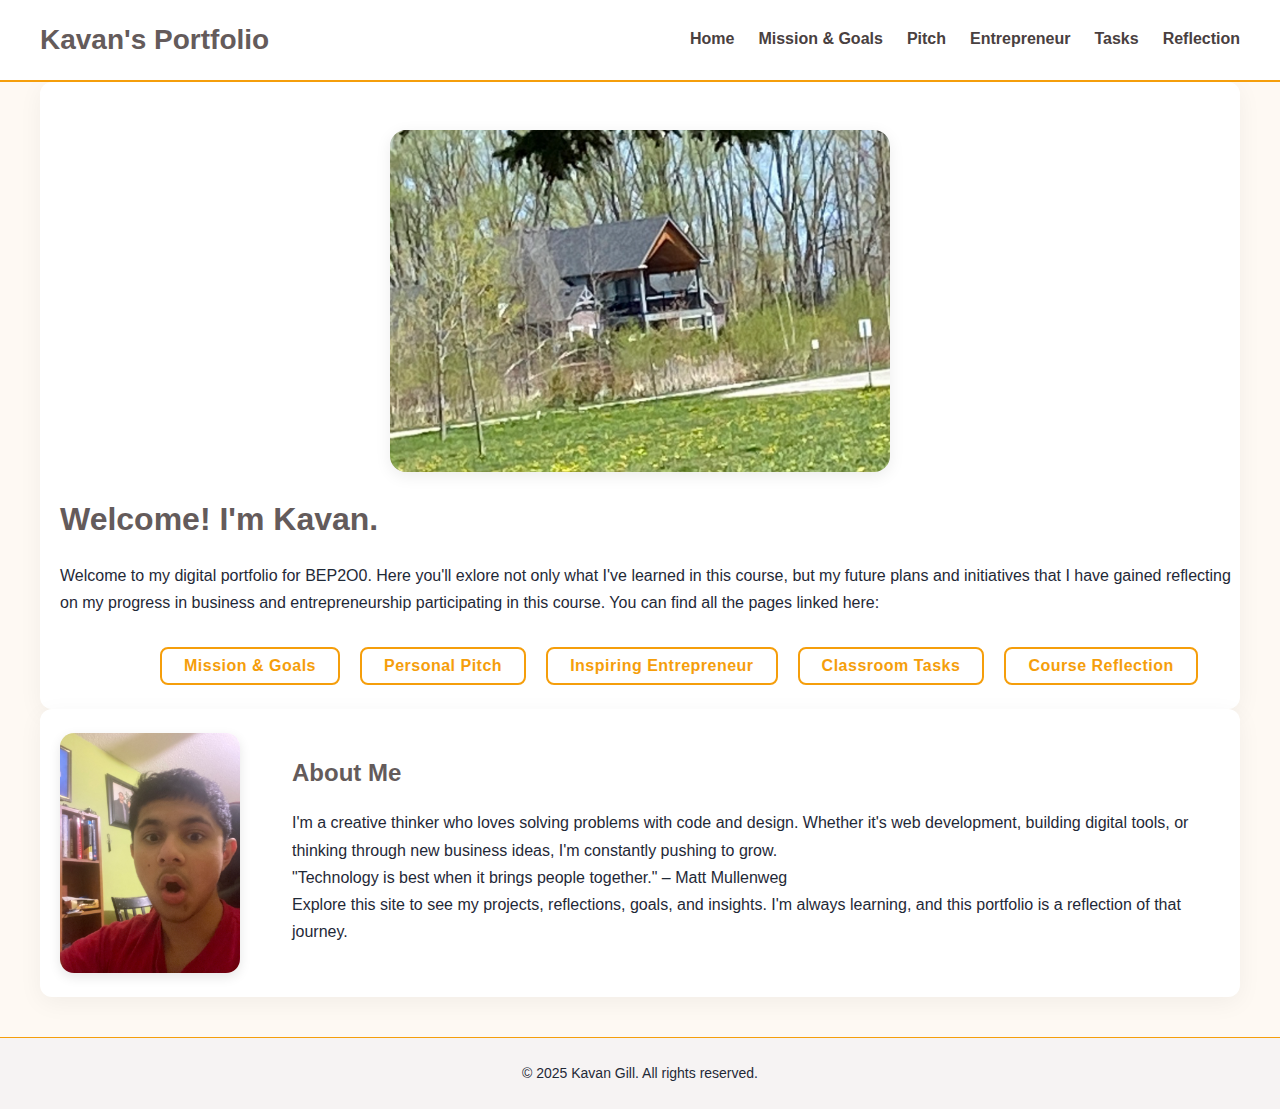
<file: index.html>
<!DOCTYPE html>
<html lang="en">

<head>
  <meta charset="UTF-8" />
  <meta name="viewport" content="width=device-width, initial-scale=1.0" />
  <title>Kavan's Digital Portfolio</title>
  <link rel="stylesheet" href="style.css" />
</head>

<body>
  <header>
    <div class="nav-container container">
      <div class="logo">Kavan's Portfolio</div>
      <nav>
        <a href="index.html">Home</a>
        <a href="mission.html">Mission & Goals</a>
        <a href="pitch.html">Pitch</a>
        <a href="entrepreneur.html">Entrepreneur</a>
        <a href="tasks.html">Tasks</a>
        <a href="reflection.html">Reflection</a>
      </nav>
    </div>
  </header>

  <section class="container welcome-section">
    <div class="intro-flex">
      <img src="assets/kavan.png" alt="Photo of Kavan" class="profile-pic" />
      <div class="intro-text">
        <h1>Welcome! I'm <span class="highlight">Kavan</span>.</h1>
        <p>
          Welcome to my digital portfolio for BEP2O0. Here you'll exlore not only what I've learned in this course, but my future plans and initiatives that I have gained reflecting on my progress in business and entrepreneurship participating in this course. You can find all the pages linked here:
        </p>
        <div class="button-grid">
            <button class="big-button" onclick="location.href='mission.html'">Mission & Goals</button>
            <button class="big-button" onclick="location.href='pitch.html'">Personal Pitch</button>
            <button class="big-button" onclick="location.href='entrepreneur.html'">Inspiring Entrepreneur</button>
            <button class="big-button" onclick="location.href='tasks.html'">Classroom Tasks</button>
            <button class="big-button" onclick="location.href='reflection.html'">Course Reflection</button>
        </div>
      </div>
    </div>
  </section>

  <section class="container about-extra">
    <img src="assets/kavan2.png" alt="Portfolio Image" class="kavan-image" />
    <div class="about-text">
      <h2>About Me</h2>
      <p>
        I'm a creative thinker who loves solving problems with code and design. Whether it's web development, building digital tools, or thinking through new business ideas, I'm constantly pushing to grow.
      </p>
      <blockquote>
        "Technology is best when it brings people together." – Matt Mullenweg
      </blockquote>
      <p>
        Explore this site to see my projects, reflections, goals, and insights. I'm always learning, and this portfolio is a reflection of that journey.
      </p>
    </div>
  </section>

  <footer>
    <p>&copy; 2025 Kavan Gill. All rights reserved.</p>
  </footer>
</body>

</html>
</file>
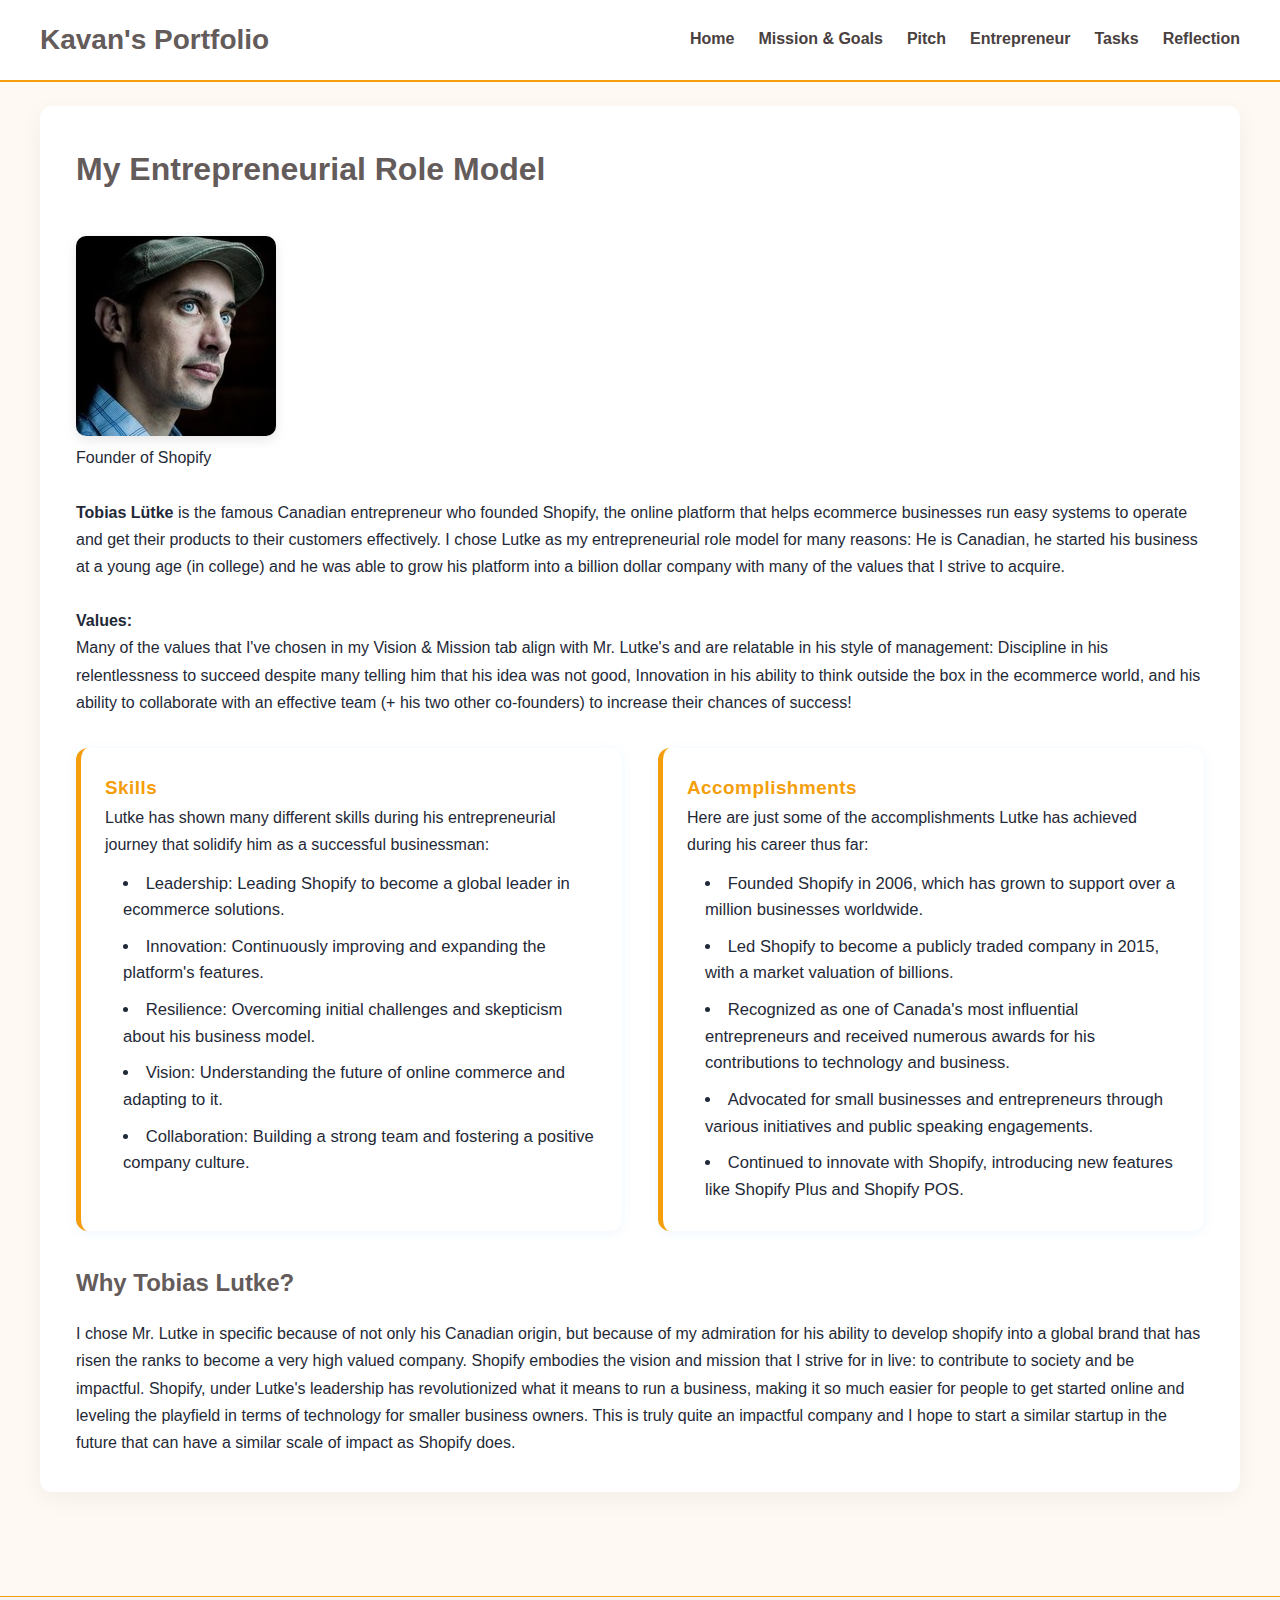
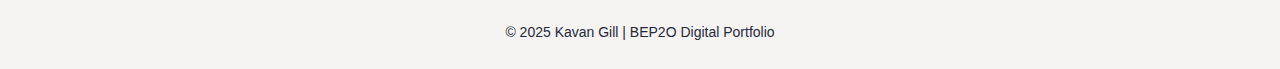
<file: entrepreneur.html>
<!DOCTYPE html>
<html lang="en">
<head>
  <meta charset="UTF-8" />
  <meta name="viewport" content="width=device-width, initial-scale=1.0" />
  <title>Inspiring Entrepreneur</title>
  <link rel="stylesheet" href="style.css" />
</head>
<body>
  <header>
    <div class="container nav-container">
      <div class="logo">Kavan's Portfolio</div>
      <nav>
        <a href="index.html">Home</a>
        <a href="mission.html">Mission & Goals</a>
        <a href="pitch.html">Pitch</a>
        <a href="entrepreneur.html">Entrepreneur</a>
        <a href="tasks.html">Tasks</a>
        <a href="reflection.html">Reflection</a>
      </nav>
    </div>
  </header>

  <main class="container">
    <section>
      <h1>My Entrepreneurial Role Model</h1>
      <figure>
        <img src="assets/shopify.png" alt="Inspiring Entrepreneur" />
        <figcaption>Founder of Shopify</figcaption>
      </figure>
      <br />
      <p><strong>Tobias Lütke</strong> is the famous Canadian entrepreneur who founded Shopify, the online platform that helps ecommerce businesses run easy systems to operate and get their products to their customers effectively. I chose Lutke as my entrepreneurial role model for many reasons: He is Canadian, he started his business at a young age (in college) and he was able to grow his platform into a billion dollar company with many of the values that I strive to acquire.</p>
      <br />
      <h4>Values:</h4>
      <p>Many of the values that I've chosen in my Vision & Mission tab align with Mr. Lutke's and are relatable in his style of management: Discipline in his relentlessness to succeed despite many telling him that his idea was not good, Innovation in his ability to think outside the box in the ecommerce world, and his ability to collaborate with an effective team (+ his two other co-founders) to increase their chances of success!</p>

      <div class="lutke-sections">
        <div class="lutke-skills">
          <h4>Skills</h4>
          <p>Lutke has shown many different skills during his entrepreneurial journey that solidify him as a successful businessman:</p>
          <ul>
            <li>Leadership: Leading Shopify to become a global leader in ecommerce solutions.</li>
            <li>Innovation: Continuously improving and expanding the platform's features.</li>
            <li>Resilience: Overcoming initial challenges and skepticism about his business model.</li>
            <li>Vision: Understanding the future of online commerce and adapting to it.</li>
            <li>Collaboration: Building a strong team and fostering a positive company culture.</li>
          </ul>
        </div>
        <div class="lutke-accomplishments">
          <h4>Accomplishments</h4>
          <p>Here are just some of the accomplishments Lutke has achieved during his career thus far:</p>
          <ul>
            <li>Founded Shopify in 2006, which has grown to support over a million businesses worldwide.</li>
            <li>Led Shopify to become a publicly traded company in 2015, with a market valuation of billions.</li>
            <li>Recognized as one of Canada's most influential entrepreneurs and received numerous awards for his contributions to technology and business.</li>
            <li>Advocated for small businesses and entrepreneurs through various initiatives and public speaking engagements.</li>
            <li>Continued to innovate with Shopify, introducing new features like Shopify Plus and Shopify POS.</li>
          </ul>
        </div>
      </div>
      <h2 id="why-lutke-title">Why Tobias Lutke?</h2>
      <p>I chose Mr. Lutke in specific because of not only his Canadian origin, but because of my admiration for his ability to develop shopify into a global brand that has risen the ranks to become a very high valued company. Shopify embodies the vision and mission that I strive for in live: to contribute to society and be impactful. Shopify, under Lutke's leadership has revolutionized what it means to run a business, making it so much easier for people to get started online and leveling the playfield in terms of technology for smaller business owners. This is truly quite an impactful company and I hope to start a similar startup in the future that can have a similar scale of impact as Shopify does. </p>
    </section>
  </main>

  <footer>
    <p>&copy; 2025 Kavan Gill | BEP2O Digital Portfolio</p>
  </footer>
</body>
</html>
</file>
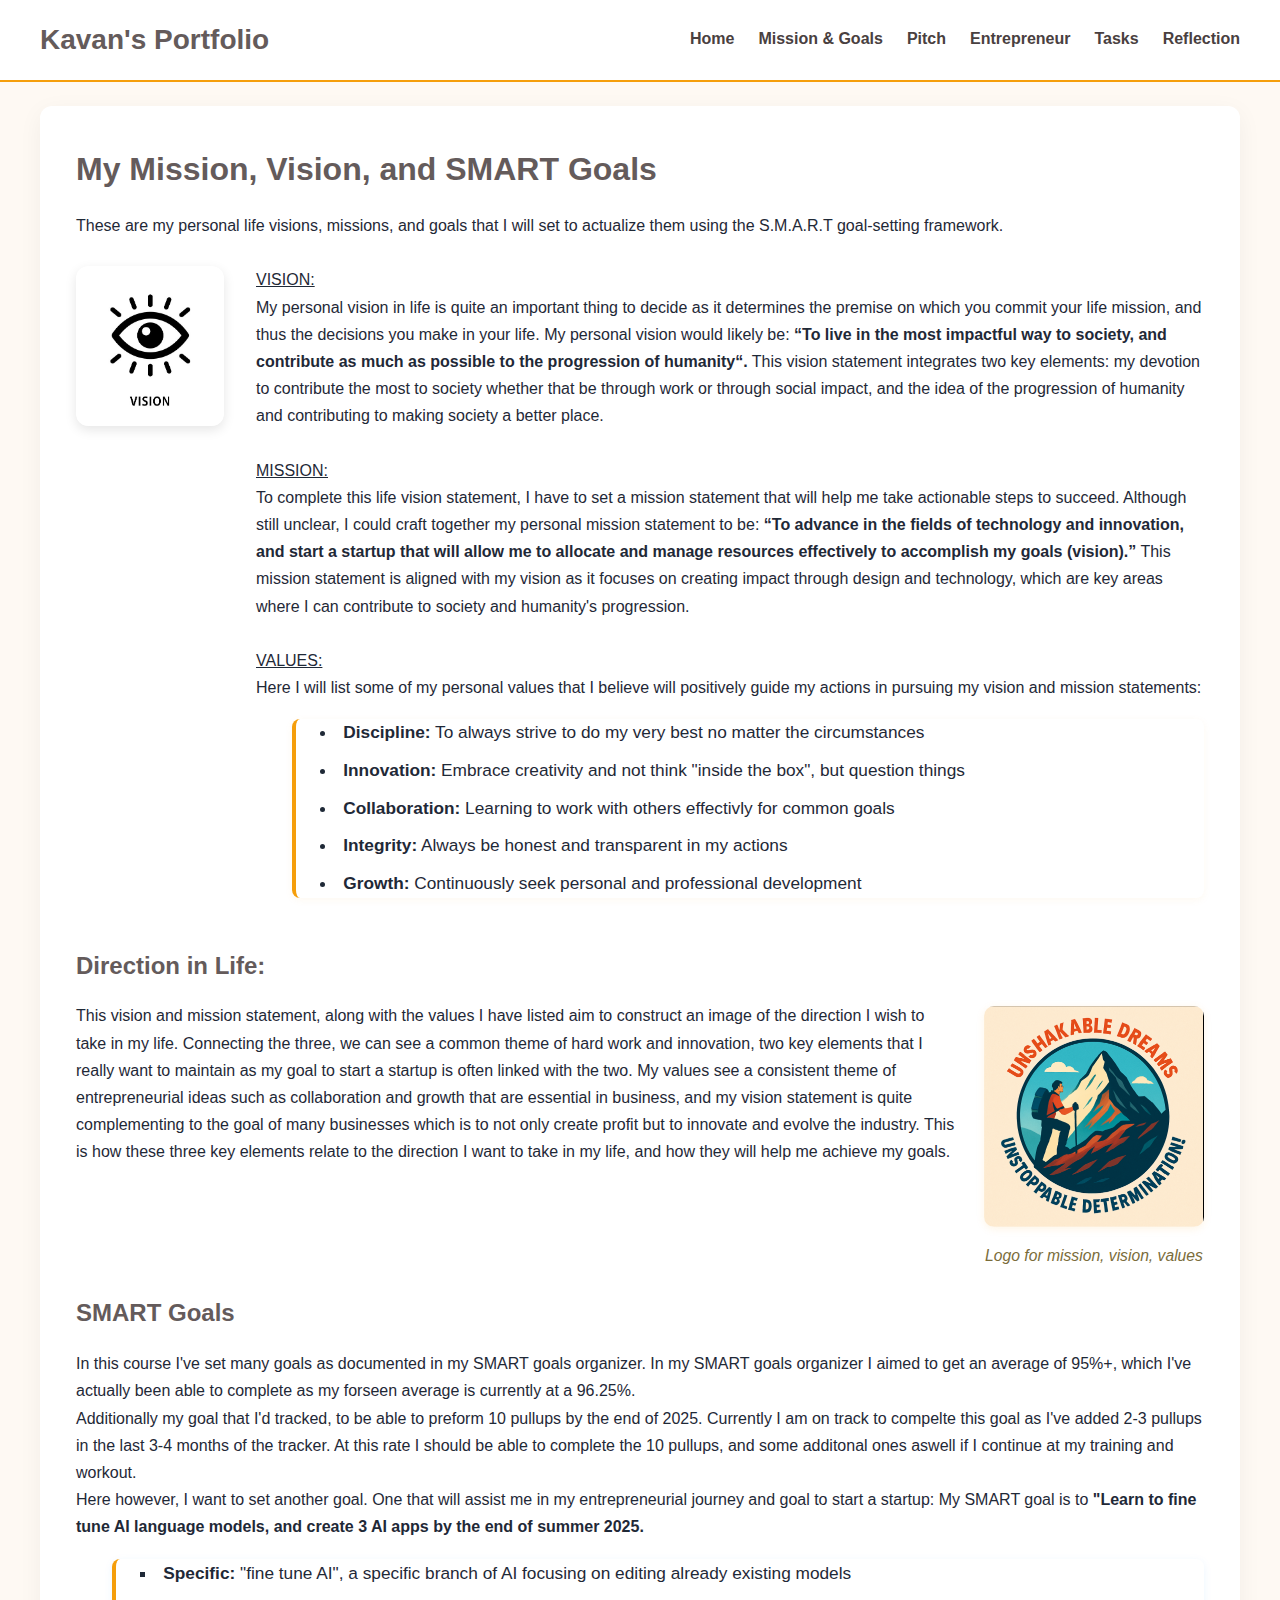
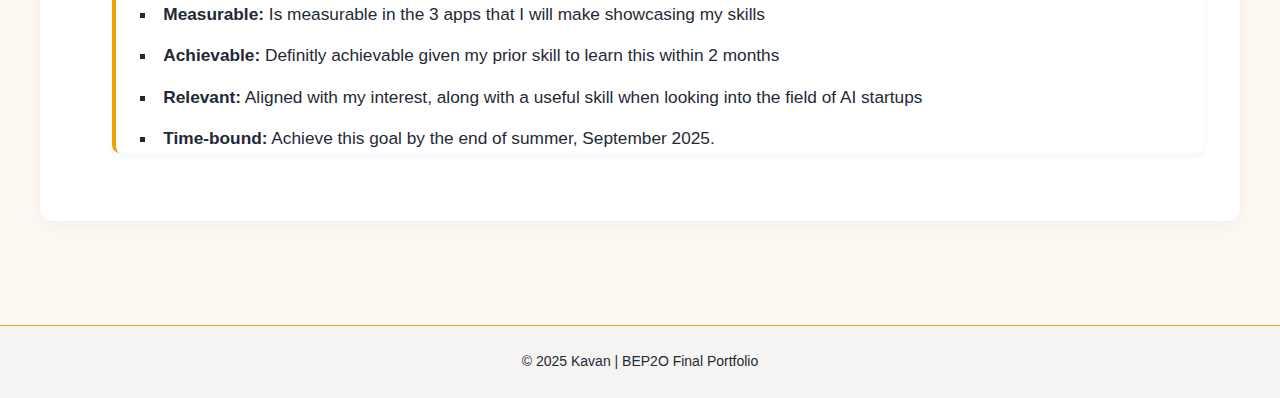
<file: mission.html>
<!DOCTYPE html>
<html lang="en">
<head>
  <meta charset="UTF-8" />
  <meta name="viewport" content="width=device-width, initial-scale=1.0" />
  <title>Mission & Goals</title>
  <link rel="stylesheet" href="style.css" />
</head>
<body>
  <header>
    <div class="container nav-container">
      <div class="logo">Kavan's Portfolio</div>
      <nav>
        <a href="index.html">Home</a>
        <a href="mission.html">Mission & Goals</a>
        <a href="pitch.html">Pitch</a>
        <a href="entrepreneur.html">Entrepreneur</a>
        <a href="tasks.html">Tasks</a>
        <a href="reflection.html">Reflection</a>
      </nav>
    </div>
  </header>

  <main class="container">
    <section>
      <h1>My Mission, Vision, and SMART Goals</h1>
      <p>These are my personal life visions, missions, and goals that I will set to actualize them using the S.M.A.R.T goal-setting framework.</p>
      <br />
      <div class="vision-flex">
        <div class="vision-crop">
          <img src="assets/vision.png" alt="Vision Representation" class="vision-image" />
        </div>
        <div>
          <p><u>VISION:</u></p>
          <p>
            My personal vision in life is quite an important thing to decide as it determines the premise on which you commit your life mission, and thus the decisions you make in your life. My personal vision would likely be: <strong>“To live in the most impactful way to society, and contribute as much as possible to the progression of humanity“.</strong> This vision statement integrates two key elements: my devotion to contribute the most to society whether that be through work or through social impact, and the idea of the progression of humanity and contributing to making society a better place.
          </p>
          <br />
          <p><u>MISSION:</u></p>
          <p>
            To complete this life vision statement, I have to set a mission statement that will help me take actionable steps to succeed. Although still unclear, I could craft together my personal mission statement to be: <strong>“To advance in the fields of technology and innovation, and start a startup that will allow me to allocate and manage resources effectively to accomplish my goals (vision).”</strong> This mission statement is aligned with my vision as it focuses on creating impact through design and technology, which are key areas where I can contribute to society and humanity's progression.
          </p>
          <br />
          <p><u>VALUES:</u></p>
          <p>
            Here I will list some of my personal values that I believe will positively guide my actions in pursuing my vision and mission statements:
          </p>
          <ul class="values-list">
            <li><strong>Discipline:</strong> To always strive to do my very best no matter the circumstances</li>
            <li><strong>Innovation:</strong> Embrace creativity and not think "inside the box", but question things</li>
            <li><strong>Collaboration:</strong> Learning to work with others effectivly for common goals</li>
            <li><strong>Integrity:</strong> Always be honest and transparent in my actions</li>
            <li><strong>Growth:</strong> Continuously seek personal and professional development</li>

        </div>
      </div>
      <h2>Direction in Life:</h2>
      <div class="direction-flex">
        <div class="direction-text">
          <p>
            This vision and mission statement, along with the values I have listed aim to construct an image of the direction I wish to take in my life. Connecting the three, we can see a common theme of hard work and innovation, two key elements that I really want to maintain as my goal to start a startup is often linked with the two. My values see a consistent theme of entrepreneurial ideas such as collaboration and growth that are essential in business, and my vision statement is quite complementing to the goal of many businesses which is to not only create profit but to innovate and evolve the industry. This is how these three key elements relate to the direction I want to take in my life, and how they will help me achieve my goals.
          </p>
        </div>
        <figure>
          <img src="assets/missionlogo.png" alt="Mission Representation" class="mission-image-small" />
          <figcaption class="mission-caption">Logo for mission, vision, values</figcaption>
        </figure>
      </div>
      <h2>SMART Goals</h2>
      <p>In this course I've set many goals as documented in my SMART goals organizer. In my SMART goals organizer I aimed to get an average of 95%+, which I've actually been able to complete as my forseen average is currently at a 96.25%.</p>
      <p>Additionally my goal that I'd tracked, to be able to preform 10 pullups by the end of 2025. Currently I am on track to compelte this goal as I've added 2-3 pullups in the last 3-4 months of the tracker. At this rate I should be able to complete the 10 pullups, and some additonal ones aswell if I continue at my training and workout.</p>
      <p>Here however, I want to set another goal. One that will assist me in my entrepreneurial journey and goal to start a startup: My SMART goal is to <strong>"Learn to fine tune AI language models, and create 3 AI apps by the end of summer 2025.</strong> </p>
      <ul class="smartgoals-list">
        <li><strong>Specific:</strong> "fine tune AI", a specific branch of AI focusing on editing already existing models</li>
        <li><strong>Measurable:</strong> Is measurable in the 3 apps that I will make showcasing my skills </li>
        <li><strong>Achievable:</strong> Definitly achievable given my prior skill to learn this within 2 months</li>
        <li><strong>Relevant:</strong> Aligned with my interest, along with a useful skill when looking into the field of AI startups</li>
        <li><strong>Time-bound:</strong> Achieve this goal by the end of summer, September 2025.</li>
      </ul>
      
    </section>
  </main>

  <footer>
    <p>&copy; 2025 Kavan | BEP2O Final Portfolio</p>
  </footer>
</body>
</html>
</file>
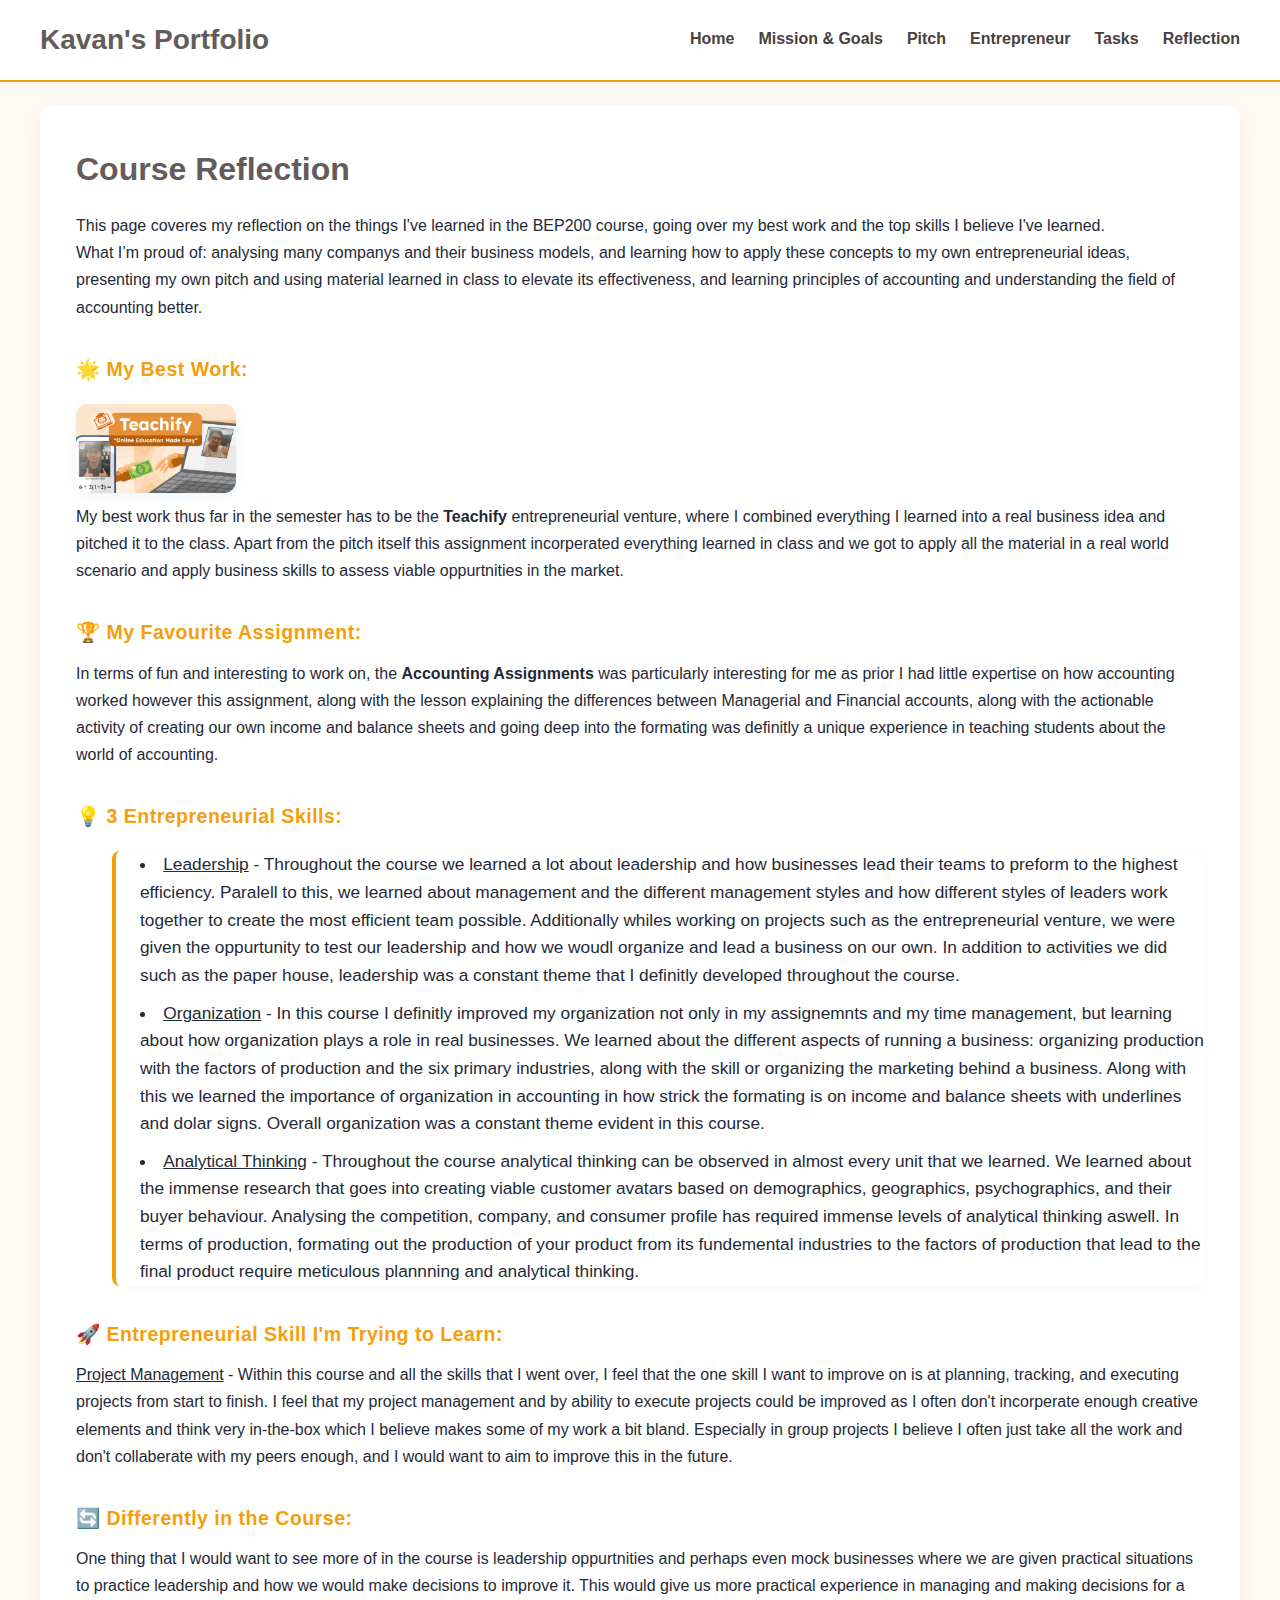
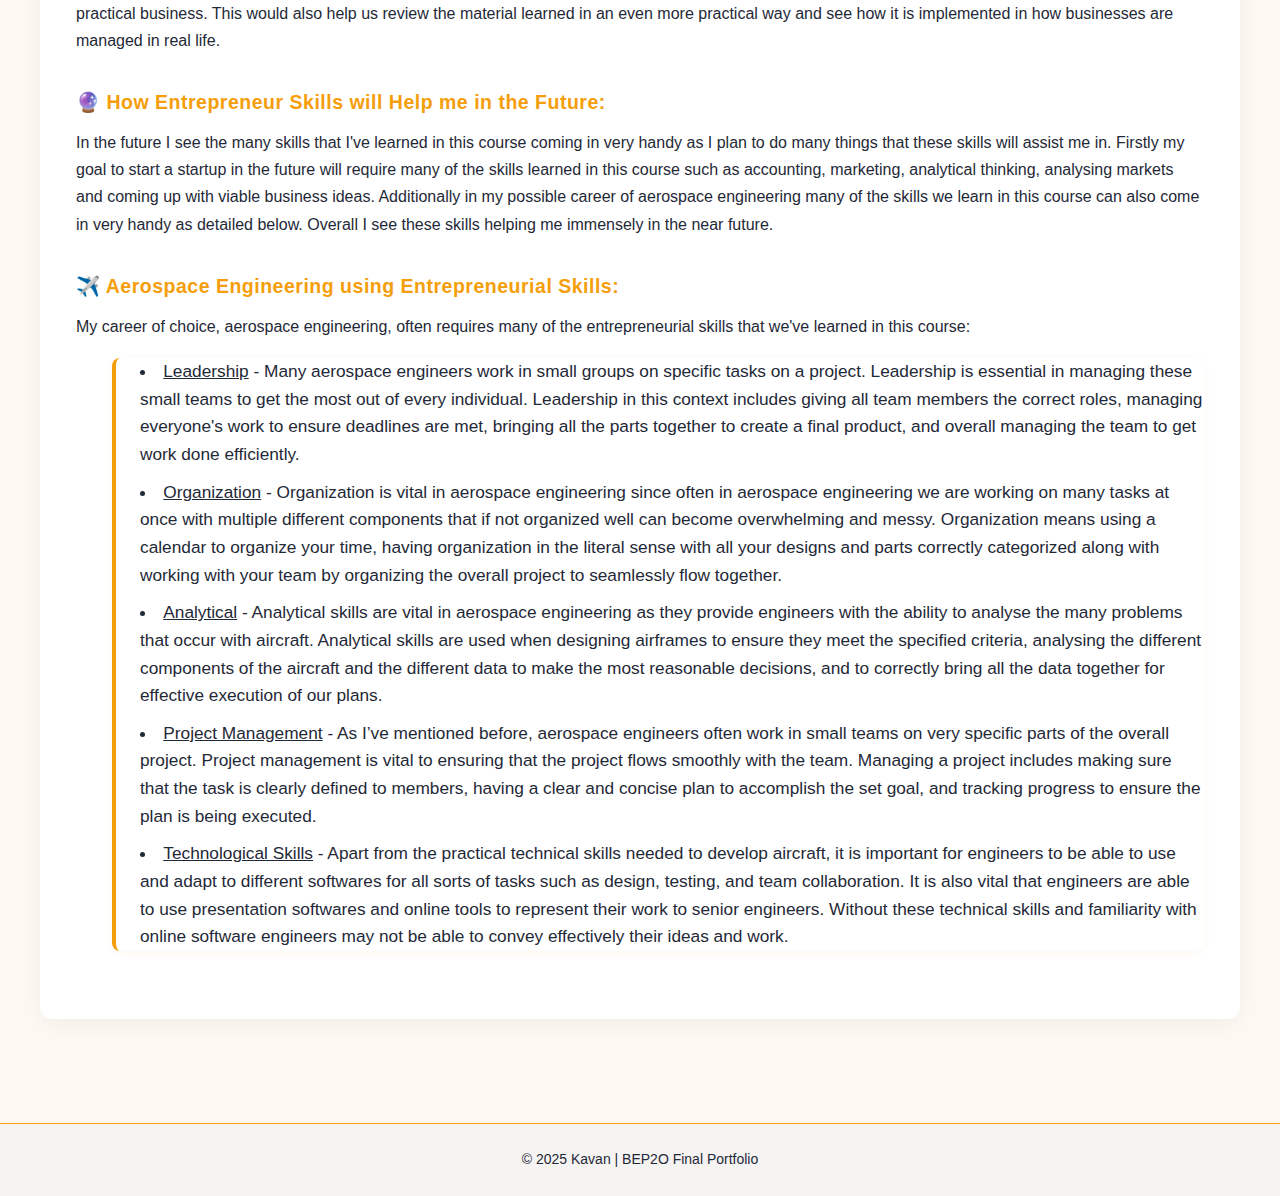
<file: reflection.html>
<!DOCTYPE html>
<html lang="en">
<head>
  <meta charset="UTF-8" />
  <meta name="viewport" content="width=device-width, initial-scale=1.0" />
  <title>Reflection</title>
  <link rel="stylesheet" href="style.css" />
</head>
<body>
  <header>
    <div class="container nav-container">
      <div class="logo">Kavan's Portfolio</div>
      <nav>
        <a href="index.html">Home</a>
        <a href="mission.html">Mission & Goals</a>
        <a href="pitch.html">Pitch</a>
        <a href="entrepreneur.html">Entrepreneur</a>
        <a href="tasks.html">Tasks</a>
        <a href="reflection.html">Reflection</a>
      </nav>
    </div>
  </header>

  <main class="container">
    <section class="reflection-section">
      <h1>Course Reflection</h1>
      <p>This page coveres my reflection on the things I've learned in the BEP200 course, going over my best work and the top skills I believe I've learned.</p>
      <p>What I’m proud of: analysing many companys and their business models, and learning how to apply these concepts to my own entrepreneurial ideas, presenting my own pitch and using material learned in class to elevate its effectiveness, and learning principles of accounting and understanding the field of accounting better.</p>

      <h2>🌟 My Best Work:</h2>
      <img src="assets/teachify.png" alt="Reflection Moment"/>
      <p>My best work thus far in the semester has to be the <strong>Teachify</strong> entrepreneurial venture, where I combined everything I learned into a real business idea and pitched it to the class. Apart from the pitch itself this assignment incorperated everything learned in class and we got to apply all the material in a real world scenario and apply business skills to assess viable oppurtnities in the market.</p>

      <h2>🏆 My Favourite Assignment:</h2>
      <p>In terms of fun and interesting to work on, the <strong>Accounting Assignments</strong> was particularly interesting for me as prior I had little expertise on how accounting worked however this assignment, along with the lesson explaining the differences between Managerial and Financial accounts, along with the actionable activity of creating our own income and balance sheets and going deep into the formating was definitly a unique experience in teaching students about the world of accounting. </p>

      <h2>💡 3 Entrepreneurial Skills:</h2>
      <ul class="reflection-list">
        <li><u>Leadership</u> - Throughout the course we learned a lot about leadership and how businesses lead their teams to preform to the highest efficiency. Paralell to this, we learned about management and the different management styles and how different styles of leaders work together to create the most efficient team possible. Additionally whiles working on projects such as the entrepreneurial venture, we were given the oppurtunity to test our leadership and how we woudl organize and lead a business on our own. In addition to activities we did such as the paper house, leadership was a constant theme that I definitly developed throughout the course.</li>
        <li><u>Organization</u> - In this course I definitly improved my organization not only in my assignemnts and my time management, but learning about how organization plays a role in real businesses. We learned about the different aspects of running a business: organizing production with the factors of production and the six primary industries, along with the skill or organizing the marketing behind a business. Along with this we learned the importance of organization in accounting in how strick the formating is on income and balance sheets with underlines and dolar signs. Overall organization was a constant theme evident in this course.</li>
        <li><u>Analytical Thinking</u> - Throughout the course analytical thinking can be observed in almost every unit that we learned. We learned about the immense research that goes into creating viable customer avatars based on demographics, geographics, psychographics, and their buyer behaviour. Analysing the competition, company, and consumer profile has required immense levels of analytical thinking aswell. In terms of production, formating out the production of your product from its fundemental industries to the factors of production that lead to the final product require meticulous plannning and analytical thinking.</li>
      </ul>

      <h2>🚀 Entrepreneurial Skill I'm Trying to Learn:</h2>
      <p><u>Project Management</u> - Within this course and all the skills that I went over, I feel that the one skill I want to improve on is at planning, tracking, and executing projects from start to finish. I feel that my project management and by ability to execute projects could be improved as I often don't incorperate enough creative elements and think very in-the-box which I believe makes some of my work a bit bland. Especially in group projects I believe I often just take all the work and don't collaberate with my peers enough, and I would want to aim to improve this in the future.</p>

      <h2>🔄 Differently in the Course:</h2>
      <p>One thing that I would want to see more of in the course is leadership oppurtnities and perhaps even mock businesses where we are given practical situations to practice leadership and how we would make decisions to improve it. This would give us more practical experience in managing and making decisions for a practical business. This would also help us review the material learned in an even more practical way and see how it is implemented in how businesses are managed in real life.</p>

      <h2>🔮 How Entrepreneur Skills will Help me in the Future:</h2>
      <p>In the future I see the many skills that I've learned in this course coming in very handy as I plan to do many things that these skills will assist me in. Firstly my goal to start a startup in the future will require many of the skills learned in this course such as accounting, marketing, analytical thinking, analysing markets and coming up with viable business ideas. Additionally in my possible career of aerospace engineering many of the skills we learn in this course can also come in very handy as detailed below. Overall I see these skills helping me immensely in the near future.</p>

      <h2>✈️ Aerospace Engineering using Entrepreneurial Skills:</h2>
      <p>My career of choice, aerospace engineering, often requires many of the entrepreneurial skills that we've learned in this course:</p>
      <ul class="reflection-list">
        <li><u>Leadership</u> - Many aerospace engineers work in small groups on specific tasks on a project. Leadership is essential in managing these small teams to get the most out of every individual. Leadership in this context includes giving all team members the correct roles, managing everyone's work to ensure deadlines are met, bringing all the parts together to create a final product, and overall managing the team to get work done efficiently.</li>
        <li><u>Organization</u> - Organization is vital in aerospace engineering since often in aerospace engineering we are working on many tasks at once with multiple different components that if not organized well can become overwhelming and messy. Organization means using a calendar to organize your time, having organization in the literal sense with all your designs and parts correctly categorized along with working with your team by organizing the overall project to seamlessly flow together.</li>
        <li><u>Analytical</u> - Analytical skills are vital in aerospace engineering as they provide engineers with the ability to analyse the many problems that occur with aircraft. Analytical skills are used when designing airframes to ensure they meet the specified criteria, analysing the different components of the aircraft and the different data to make the most reasonable decisions, and to correctly bring all the data together for effective execution of our plans.</li>
        <li><u>Project Management</u> - As I’ve mentioned before, aerospace engineers often work in small teams on very specific parts of the overall project. Project management is vital to ensuring that the project flows smoothly with the team. Managing a project includes making sure that the task is clearly defined to members, having a clear and concise plan to accomplish the set goal, and tracking progress to ensure the plan is being executed.</li>
        <li><u>Technological Skills</u> - Apart from the practical technical skills needed to develop aircraft, it is important for engineers to be able to use and adapt to different softwares for all sorts of tasks such as design, testing, and team collaboration. It is also vital that engineers are able to use presentation softwares and online tools to represent their work to senior engineers.  Without these technical skills and familiarity with online software engineers may not be able to convey effectively their ideas and work.</li>
      </ul>
    </section>
  </main>

  <footer>
    <p>&copy; 2025 Kavan | BEP2O Final Portfolio</p>
  </footer>
</body>
</html>
</file>
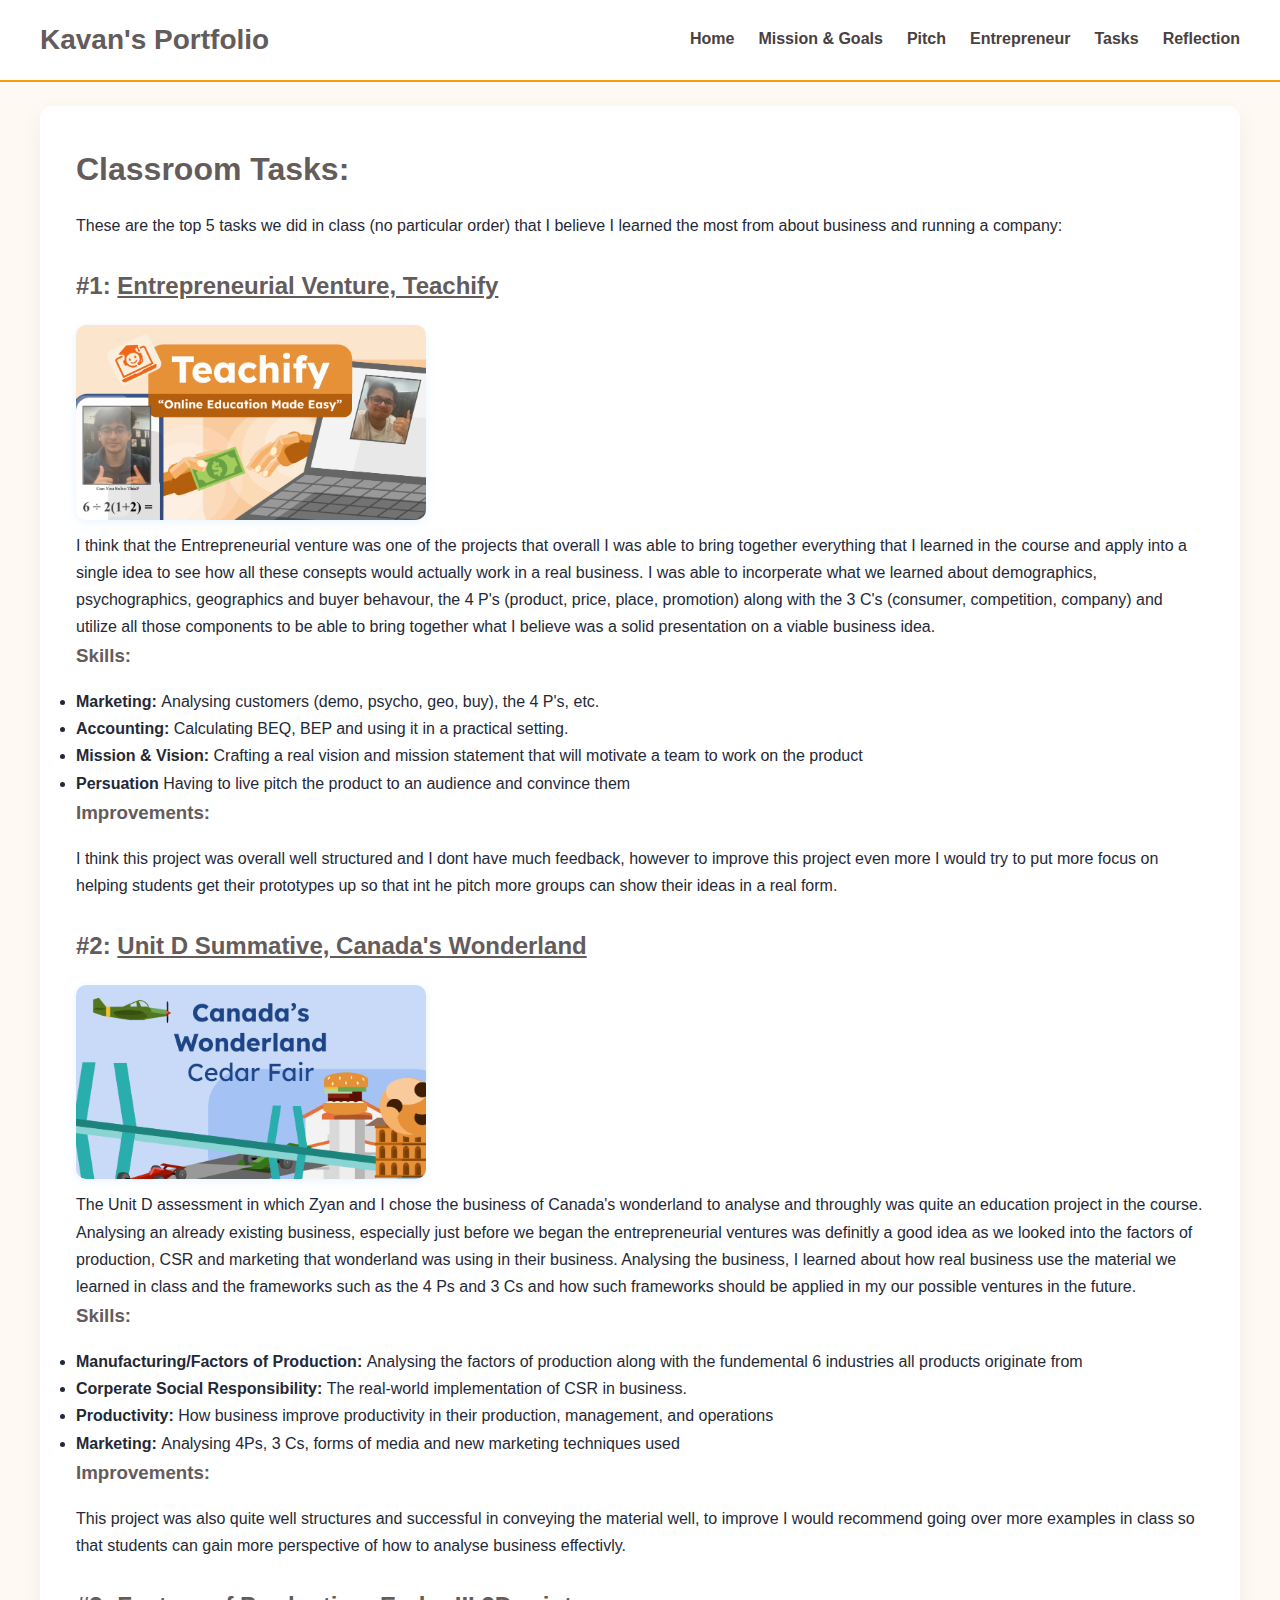
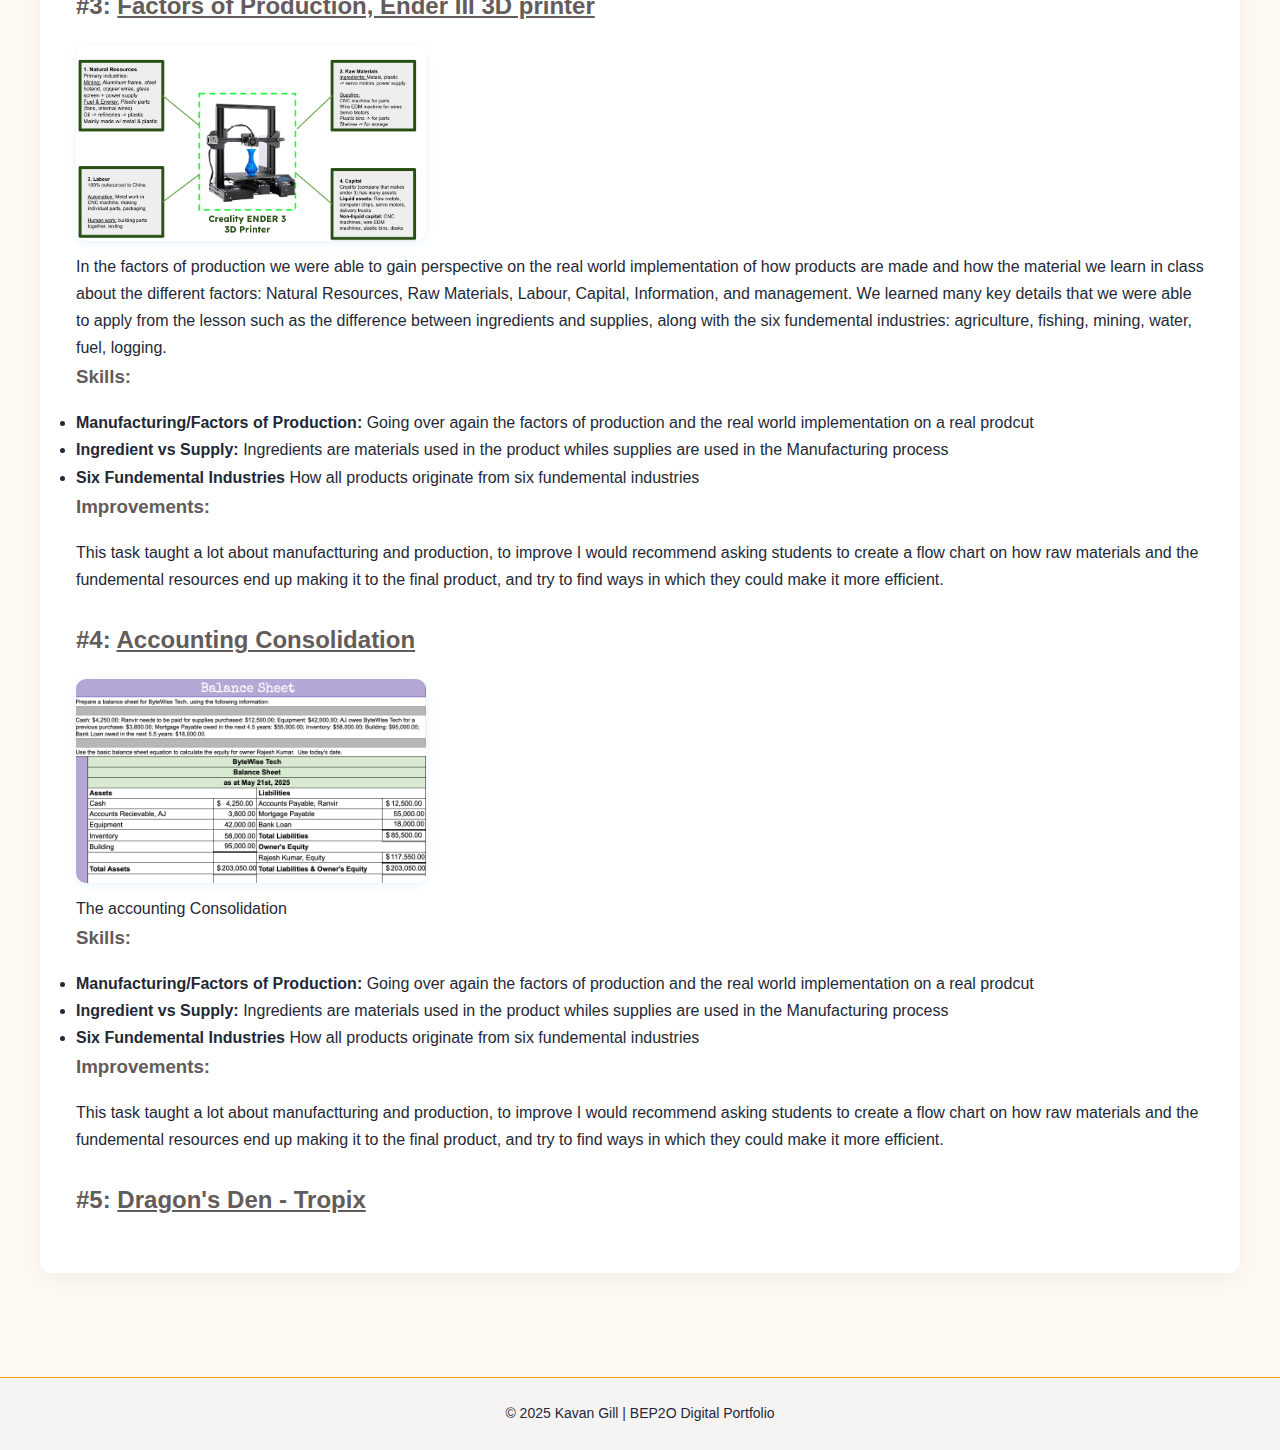
<file: tasks.html>
<!DOCTYPE html>
<html lang="en">
<head>
  <meta charset="UTF-8" />
  <meta name="viewport" content="width=device-width, initial-scale=1.0" />
  <title>Tasks and Checkpoints</title>
  <link rel="stylesheet" href="style.css" />
</head>
<body>
  <header>
    <div class="container nav-container">
      <div class="logo">Kavan's Portfolio</div>
      <nav>
        <a href="index.html">Home</a>
        <a href="mission.html">Mission & Goals</a>
        <a href="pitch.html">Pitch</a>
        <a href="entrepreneur.html">Entrepreneur</a>
        <a href="tasks.html">Tasks</a>
        <a href="reflection.html">Reflection</a>
      </nav>
    </div>
  </header>

  <main class="container">
    <section>
      <h1>Classroom Tasks:</h1>
      <p>These are the top 5 tasks we did in class (no particular order) that I believe I learned the most from about business and running a company:</p>
      <br />
        <h2><strong>#1:</strong> <u>Entrepreneurial Venture, Teachify</u></h3>
          <img src="assets/teachify.png" alt="Teachify Logo" class="teachify-image" />
          <p>I think that the Entrepreneurial venture was one of the projects that overall I was able to bring together everything that I learned in the course and apply into a single idea to see how all these consepts would actually work in a real business. I was able to incorperate what we learned about demographics, psychographics, geographics and buyer behavour, the 4 P's (product, price, place, promotion) along with the 3 C's (consumer, competition, company) and utilize all those components to be able to bring together what I believe was a solid presentation on a viable business idea.</p>
          <h3>Skills:</h3>
          <ul>
            <li><strong>Marketing: </strong>Analysing customers (demo, psycho, geo, buy), the 4 P's, etc.</li>
            <li><strong>Accounting: </strong>Calculating BEQ, BEP and using it in a practical setting.</li>
            <li><strong>Mission & Vision: </strong>Crafting a real vision and mission statement that will motivate a team to work on the product</li>
            <li><strong>Persuation </strong>Having to live pitch the product to an audience and convince them</li>
          </ul>
          <h3>Improvements:</h3>
          <p>I think this project was overall well structured and I dont have much feedback, however to improve this project even more I would try to put more focus on helping students get their prototypes up so that int he pitch more groups can show their ideas in a real form. </p>
        
          <br/>
        <h2><strong>#2:</strong> <u>Unit D Summative, Canada's Wonderland</u></h3>
          <img src="assets/wonderland.png" alt="Teachify Logo" class="teachify-image" />
          <p>The Unit D assessment in which Zyan and I chose the business of Canada's wonderland to analyse and throughly was quite an education project in the course. Analysing an already existing business, especially just before we began the entrepreneurial ventures was definitly a good idea as we looked into the factors of production, CSR and marketing that wonderland was using in their business. Analysing the business, I learned about how real business use the material we learned in class and the frameworks such as the 4 Ps and 3 Cs and how such frameworks should be applied in my our possible ventures in the future.</p>
          <h3>Skills:</h3>
          <ul>
            <li><strong>Manufacturing/Factors of Production: </strong>Analysing the factors of production along with the fundemental 6 industries all products originate from</li>
            <li><strong>Corperate Social Responsibility: </strong>The real-world implementation of CSR in business.</li>
            <li><strong>Productivity: </strong>How business improve productivity in their production, management, and operations</li>
            <li><strong>Marketing: </strong> Analysing 4Ps, 3 Cs, forms of media and new marketing techniques used</li>
          </ul>
          <h3>Improvements:</h3>
          <p>This project was also quite well structures and successful in conveying the material well, to improve I would recommend going over more examples in class so that students can gain more perspective of how to analyse business effectivly. </p>
        
          <br/>
        <h2><strong>#3:</strong> <u>Factors of Production, Ender III 3D printer</u></h3>
                    <img src="assets/ender3.png" alt="Teachify Logo" class="teachify-image" />
          <p>In the factors of production we were able to gain perspective on the real world implementation of how products are made and how the material we learn in class about the different factors: Natural Resources, Raw Materials, Labour, Capital, Information, and management. We learned many key details that we were able to apply from the lesson such as the difference between ingredients and supplies, along with the six fundemental industries: agriculture, fishing, mining, water, fuel, logging.</p>
          <h3>Skills:</h3>
          <ul>
            <li><strong>Manufacturing/Factors of Production: </strong>Going over again the factors of production and the real world implementation on a real prodcut</li>
            <li><strong>Ingredient vs Supply: </strong>Ingredients are materials used in the product whiles supplies are used in the Manufacturing process</li>
            <li><strong>Six Fundemental Industries </strong>How all products originate from six fundemental industries</li>
          </ul>
          <h3>Improvements:</h3>
          <p>This task taught a lot about manufactturing and production, to improve I would recommend asking students to create a flow chart on how raw materials and the fundemental resources end up making it to the final product, and try to find ways in which they could make it more efficient. </p>
        
          <br/>
        <h2><strong>#4:</strong> <u>Accounting Consolidation</u></h3>
          <img src="assets/accounting.png" alt="Teachify Logo" class="teachify-image" />
          <p>The accounting Consolidation</p>
          <h3>Skills:</h3>
          <ul>
            <li><strong>Manufacturing/Factors of Production: </strong>Going over again the factors of production and the real world implementation on a real prodcut</li>
            <li><strong>Ingredient vs Supply: </strong>Ingredients are materials used in the product whiles supplies are used in the Manufacturing process</li>
            <li><strong>Six Fundemental Industries </strong>How all products originate from six fundemental industries</li>
          </ul>
          <h3>Improvements:</h3>
          <p>This task taught a lot about manufactturing and production, to improve I would recommend asking students to create a flow chart on how raw materials and the fundemental resources end up making it to the final product, and try to find ways in which they could make it more efficient. </p>
        
          <br/>
        <h2><strong>#5:</strong> <u>Dragon's Den - Tropix</u></h3>
    </section>
  </main>

  <footer>
    <p>&copy; 2025 Kavan Gill | BEP2O Digital Portfolio</p>
</body>
</html>
</file>
<file: style.css>
/* Vibrant and Modern style.css */

:root {
  --primary-color: #645b5b; /* Deep blue */
  --accent-color: #f59e0b;  /* Amber */
  --bg-color: #fef9f3;      /* Warm off-white */
  --text-color: #1f2937;    /* Rich charcoal */
  --nav-bg: #ffffff;        /* Pure white */
  --nav-text: #494040;
  --footer-bg: #f6f3f3;     /* Light lavender-blue */
}

* {
  box-sizing: border-box;
  margin: 0;
  padding: 0;
  font-family: 'Trebuchet MS', 'Lucida Sans Unicode', 'Lucida Grande', 'Lucida Sans', Arial, sans-serif;
}

body {
  background-color: var(--bg-color);
  color: var(--text-color);
  line-height: 1.7;
}

.container {
  width: 95%;
  max-width: 1200px;
  margin: auto;
  padding: 24px 0;
}

header {
  background-color: var(--nav-bg);
  border-bottom: 2px solid var(--accent-color);
  position: sticky;
  top: 0;
  z-index: 100;
}

.nav-container {
  display: flex;
  justify-content: space-between;
  align-items: center;
  flex-wrap: wrap;
  padding: 16px 0;
}

.logo {
  font-size: 28px;
  font-weight: bold;
  color: var(--primary-color);
}

nav {
  display: flex;
  gap: 24px;
  flex-wrap: wrap;
}

nav a {
  color: var(--nav-text);
  text-decoration: none;
  font-weight: 600;
  font-size: 16px;
  transition: color 0.3s ease, border-bottom 0.3s ease;
  border-bottom: 2px solid transparent;
}

nav a:hover {
  color: var(--accent-color);
  border-bottom: 2px solid var(--accent-color);
}

h1, h2, h3 {
  color: var(--primary-color);
  margin-bottom: 16px;
}

section {
  background: #ffffff;
  padding: 36px;
  margin-bottom: 40px;
  border-radius: 12px;
  box-shadow: 0 6px 24px rgba(0,0,0,0.05);
}

img {
  max-width: 100%;
  border-radius: 10px;
  margin-top: 24px;
  box-shadow: 0 4px 12px rgba(0,0,0,0.1);
}

footer {
  background-color: var(--footer-bg);
  color: var(--text-color);
  text-align: center;
  padding: 24px 0;
  margin-top: 40px;
  font-size: 14px;
  border-top: 1px solid var(--accent-color);
}

@media (max-width: 768px) {
  .nav-container {
    flex-direction: column;
    align-items: flex-start;
  }
  nav {
    flex-direction: column;
    width: 100%;
    gap: 12px;
    margin-top: 12px;
  }
  nav a {
    font-size: 18px;
  }
}
.button-container {
  display: flex;
  justify-content: center;
  align-items: center;
  gap: 18px;
  flex-wrap: wrap;
  min-height: 60vh; /* Ensures vertical centering */
}

button,
.button {
  background: transparent;
  color: var(--accent-color);
  border: 2px solid var(--accent-color);
  border-radius: 8px;
  padding: 8px 22px;
  font-size: 16px;
  font-weight: 600;
  cursor: pointer;
  box-shadow: none;
  transition: background 0.2s, color 0.2s, box-shadow 0.2s, border-color 0.2s;
  margin: 0;
  letter-spacing: 0.5px;
  display: inline-block;
}

button:hover,
.button:hover {
  background-color: var(--accent-color);
  color: #fff;
  box-shadow: 0 4px 16px rgba(245, 158, 11, 0.12);
  border-color: var(--accent-color);
}

@media (max-width: 768px) {
  .button-container {
    flex-direction: column;
    align-items: center;
    gap: 14px;
    min-height: 40vh;
  }
  button,
  .button {
    width: 100%;
    padding: 10px 0;
    font-size: 18px;
  }
}

/* Add spacing above button groups */
.button-grid,
.button-container {
  margin-top: 30px; /* Adjust value for 30-40px gap */
  margin-left: 100px;
  margin-right: auto;
  display: flex;
  gap: 20px; /* Space between buttons */
  flex-wrap: wrap;
  justify-content: flex-start; /* Align buttons to the left */
}

.profile-pic {
  display: block;
  margin-left: auto;
  margin-right: auto;
  width: 500px;
  height: auto;
  border-radius: 16px;
  box-shadow: 0 4px 16px rgba(0,0,0,0.08);
}

.intro-text {
  margin-left: 20px;
  margin-top: 20px;
  color: var(--text-color);
}

.about-extra > * {
  margin-left: 20px;
  margin-top: 20px;
}

.about-extra {
  display: flex;
  align-items: flex-start;
  gap: 32px;
}

.kavan-image {
  width: 180px;
  height: auto;
  border-radius: 14px;
  box-shadow: 0 4px 12px rgba(0,0,0,0.10);
  flex-shrink: 0;
  margin-top: 0;
}

.about-text {
  flex: 1;
}

/* Responsive: stack on small screens */
@media (max-width: 700px) {
  .about-extra {
    flex-direction: column;
    align-items: center;
    gap: 18px;
  }
  .kavan-image {
    width: 70vw;
    max-width: 240px;
    margin-bottom: 12px;
  }
  .about-text {
    text-align: center;
  }
}

.vision-flex {
  display: flex;
  align-items: flex-start;
  gap: 32px;
  margin-bottom: 24px;
}

.vision-image {
  width: 500px;
  height: auto;
  border-radius: 12px;
  box-shadow: 0 4px 12px rgba(0,0,0,0.10);
  flex-shrink: 0;
  margin-top: 0;
}

@media (max-width: 700px) {
  .vision-flex {
    flex-direction: column;
    align-items: center;
    gap: 16px;
  }
  .vision-image {
    width: 500vw;
    max-width: 500px;
    margin-bottom: 10px;
  }
}

.vision-crop {
  width: 148px; /* 2x thicker than 54px, still cropped */
  height: 160px;
  overflow: hidden;
  border-radius: 12px;
  box-shadow: 0 4px 12px rgba(0,0,0,0.10);
  flex-shrink: 0;
  margin-top: 0;
  display: flex;
  align-items: flex-start;
}

.vision-crop .vision-image {
  width: 160px;
  height: 160px;
  object-fit: cover;
  margin-left: 0;
}

.vision-crop-center {
  width: 54px;           /* 160px * 0.33 = ~54px, if your image is 160px wide */
  height: 160px;
  overflow: hidden;
  border-radius: 12px;
  box-shadow: 0 4px 12px rgba(0,0,0,0.10);
  flex-shrink: 0;
  margin-top: 0;
  display: flex;
  align-items: flex-start;
}

.vision-crop-center .vision-image {
  width: 160px;
  height: 160px;
  object-fit: cover;
  margin-left: -53px;    /* Shift left by about 33% of the width to center the middle third */
}

.values-list {
  margin-left: 36px;
  margin-top: 18px;
  margin-bottom: 24px;
  padding-left: 24px;
  border-left: 4px solid var(--accent-color);
  border-radius: 8px;
  box-shadow: 0 2px 8px rgba(245, 158, 11, 0.06);
}

.values-list li {
  margin-bottom: 10px;
  font-size: 1.08em;
  line-height: 1.6;
  list-style: disc inside;
}

.direction-flex {
  display: flex;
  align-items: flex-start;
  gap: 28px;
  margin-bottom: 24px;
}

.direction-text {
  flex: 1;
}

.mission-image-small {
  width: 220px;   /* 2x the previous 110px */
  height: auto;
  border-radius: 10px;
  box-shadow: 0 2px 8px rgba(245, 158, 11, 0.10);
  margin-top: 4px;
}

.mission-caption {
  text-align: center;
  font-size: 0.98em;
  color: #7a6c3a;
  margin-top: 8px;
  font-style: italic;
}

@media (max-width: 700px) {
  .direction-flex {
    flex-direction: column;
    align-items: center;
    gap: 16px;
  }
  .mission-image-small {
    margin-top: 0;
  }
}

.smartgoals-list {
  margin-left: 36px;
  margin-top: 18px;
  margin-bottom: 32px;
  padding-left: 24px;
  border-left: 4px solid var(--accent-color);
  border-radius: 8px;
  box-shadow: 0 2px 8px rgba(30, 144, 255, 0.08);
}

.smartgoals-list li {
  margin-bottom: 12px;
  font-size: 1.08em;
  line-height: 1.7;
  list-style: square inside;
}

.lutke-sections {
  display: flex;
  gap: 36px;
  margin-top: 32px;
  margin-bottom: 32px;
  flex-wrap: wrap;
}

.lutke-skills,
.lutke-accomplishments {
  flex: 1 1 320px;
  border-radius: 12px;
  box-shadow: 0 2px 12px rgba(30,144,255,0.07);
  padding: 24px 20px 18px 24px;
  border-left: 5px solid var(--accent-color, #f59e0b);
  min-width: 260px;
}

.lutke-skills h4,
.lutke-accomplishments h4 {
  margin-top: 0;
  color: var(--accent-color, #f59e0b);
  font-size: 1.18em;
  letter-spacing: 0.5px;
}

.lutke-skills ul,
.lutke-accomplishments ul {
  margin-left: 18px;
  margin-top: 12px;
  margin-bottom: 0;
  padding-left: 0;
}

.lutke-skills li,
.lutke-accomplishments li {
  margin-bottom: 10px;
  line-height: 1.6;
  font-size: 1.04em;
  list-style: disc inside;
}

@media (max-width: 900px) {
  .lutke-sections {
    flex-direction: column;
    gap: 22px;
  }
}

.teachify-image {
  width: 350px;
  height: auto;
  display: block;
  margin: 18px 0 12px 0;
  border-radius: 10px;
  box-shadow: 0 2px 8px rgba(30,144,255,0.10);
}

.task-card {
  background: #f9fafb;
  border-radius: 14px;
  box-shadow: 0 2px 12px rgba(30,144,255,0.07);
  padding: 28px 24px 18px 24px;
  margin-bottom: 32px;
  border-left: 6px solid var(--accent-color, #f59e0b);
  transition: box-shadow 0.2s;
}

.task-card:hover {
  box-shadow: 0 4px 24px rgba(30,144,255,0.13);
}

.task-card h2 {
  margin-top: 0;
  font-size: 1.35em;
  color: var(--accent-color, #f59e0b);
  display: flex;
  align-items: center;
  gap: 8px;
}

.task-card img {
  width: 120px;
  height: auto;
  border-radius: 10px;
  margin: 16px 0 10px 0;
  box-shadow: 0 2px 8px rgba(30,144,255,0.10);
  display: block;
}

.task-card h3 {
  margin-bottom: 8px;
  margin-top: 18px;
  color: #1e90ff;
  font-size: 1.08em;
  display: flex;
  align-items: center;
  gap: 6px;
}

.task-skills {
  margin-left: 18px;
  margin-bottom: 0;
  padding-left: 0;
}

.task-skills li {
  margin-bottom: 8px;
  line-height: 1.6;
  font-size: 1.04em;
  list-style: circle inside;
}

@media (max-width: 700px) {
  .task-card {
    padding: 18px 8px 12px 12px;
  }
  .task-card img {
    width: 90px;
  }
}

.reflection-section h2 {
  color: var(--accent-color, #f59e0b);
  margin-top: 32px;
  margin-bottom: 10px;
  font-size: 1.22em;
  letter-spacing: 0.5px;
}

.reflection-section img {
  width: 160px;
  height: auto;
  border-radius: 12px;
  box-shadow: 0 2px 10px rgba(30,144,255,0.10);
  margin: 18px 0 10px 0;
  display: block;
}

.reflection-list {
  margin-left: 36px;
  margin-top: 18px;
  margin-bottom: 32px;
  padding-left: 24px;
  border-left: 4px solid var(--accent-color, #f59e0b);
  border-radius: 8px;
  box-shadow: 0 2px 8px rgba(245, 158, 11, 0.06);
}

.reflection-list li {
  margin-bottom: 10px;
  font-size: 1.08em;
  line-height: 1.6;
  list-style: disc inside;
}
</file>
